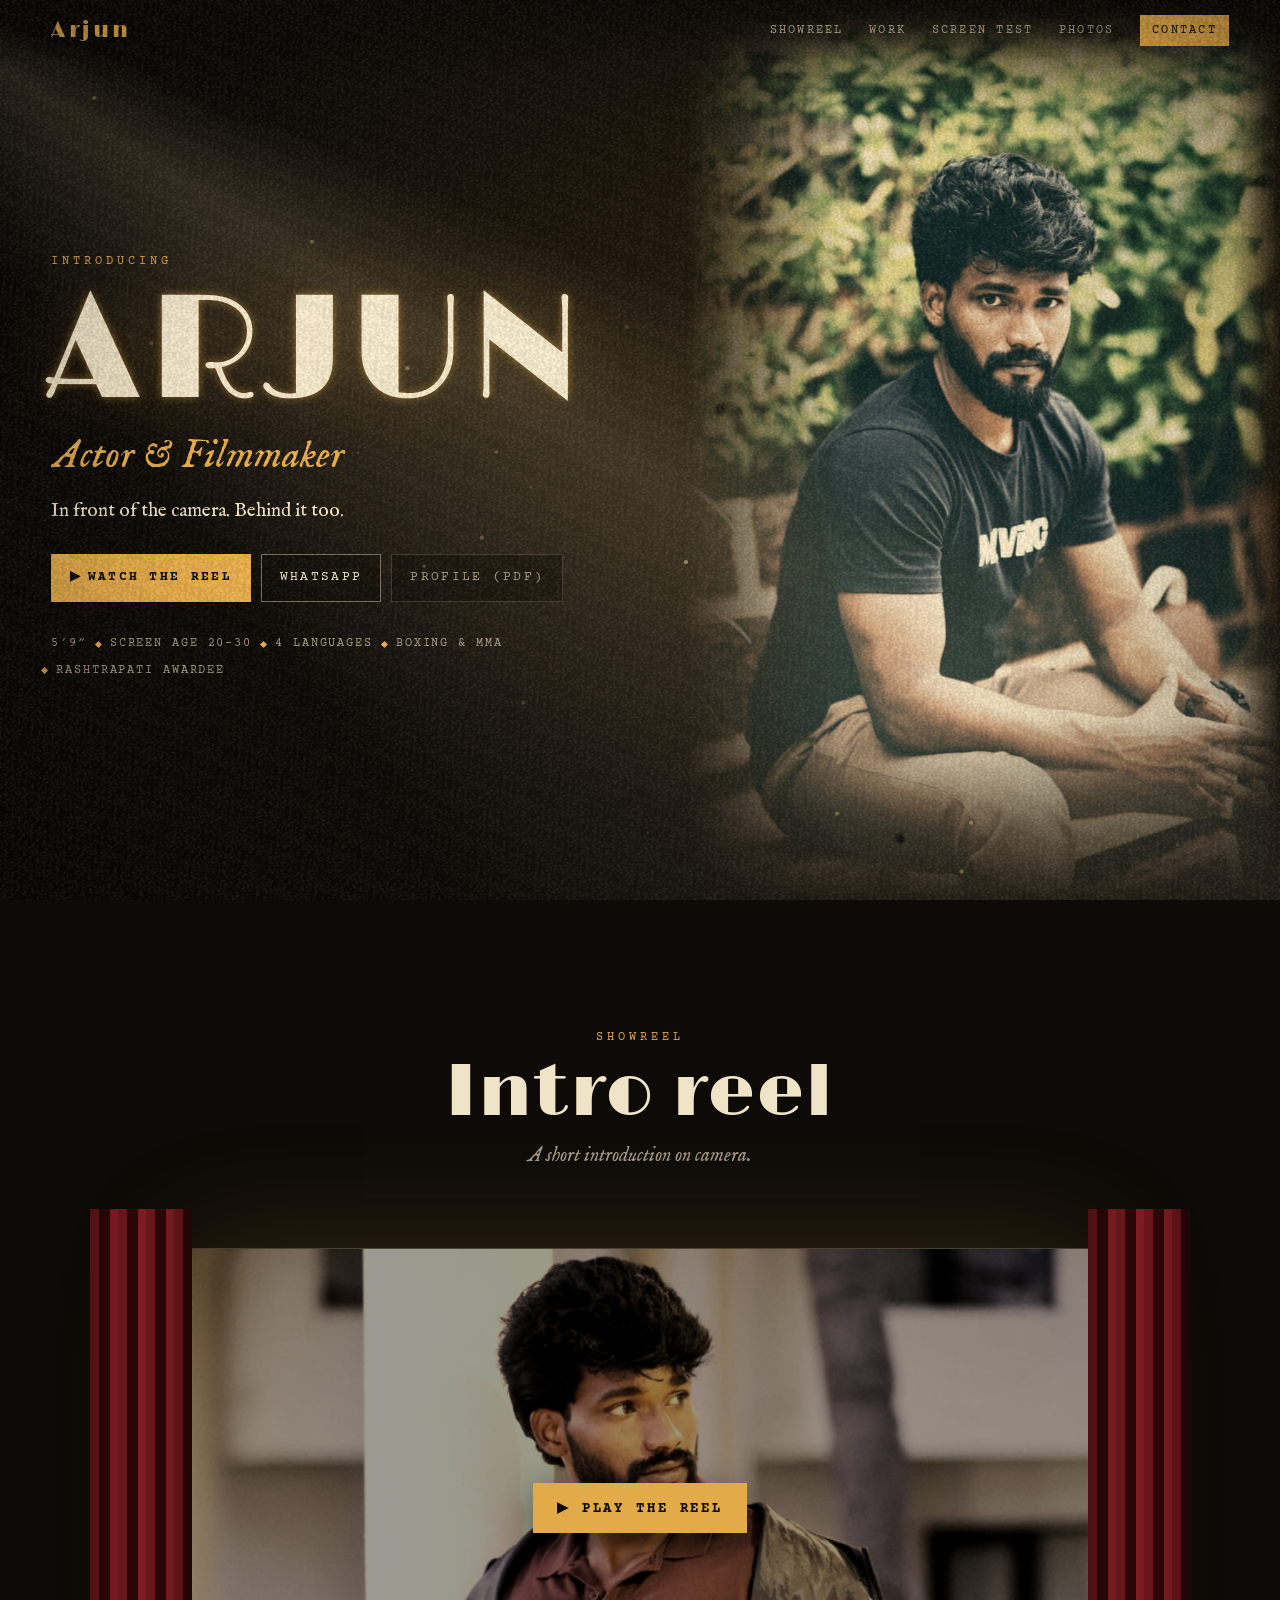
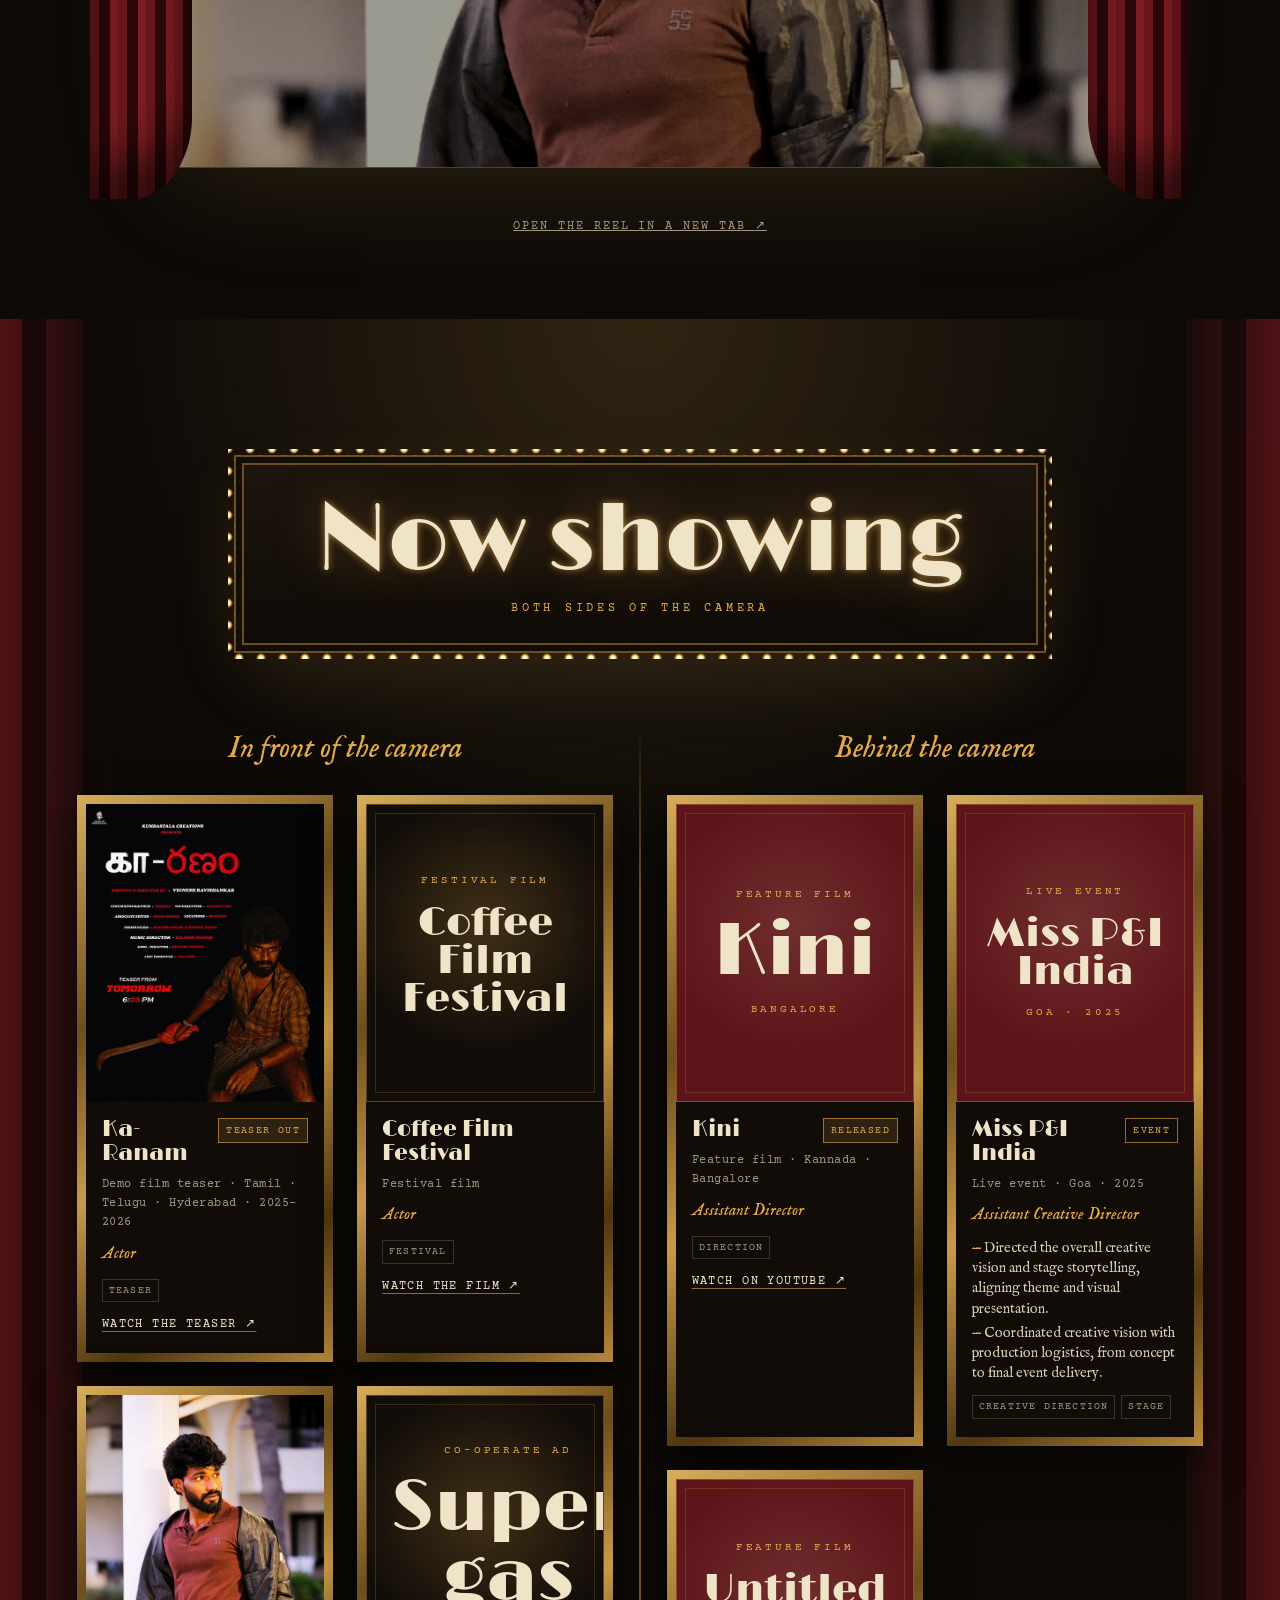
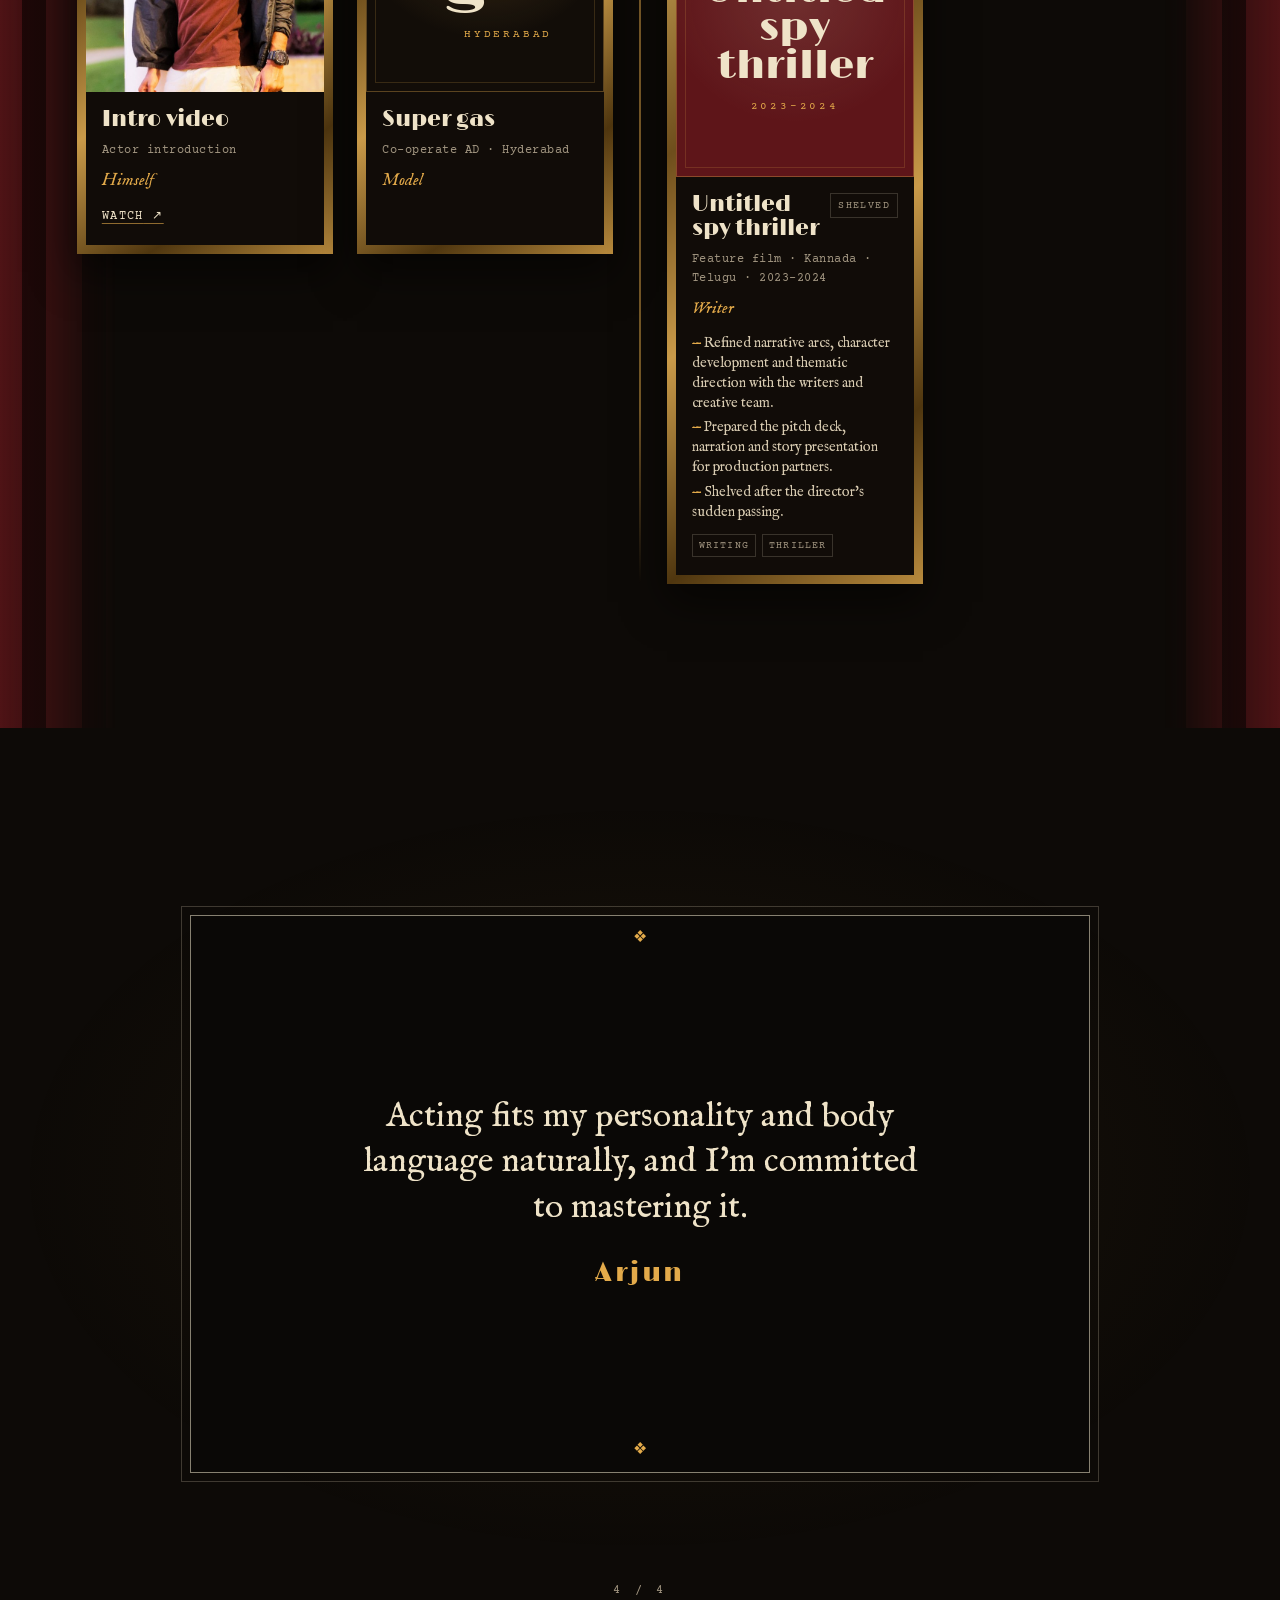
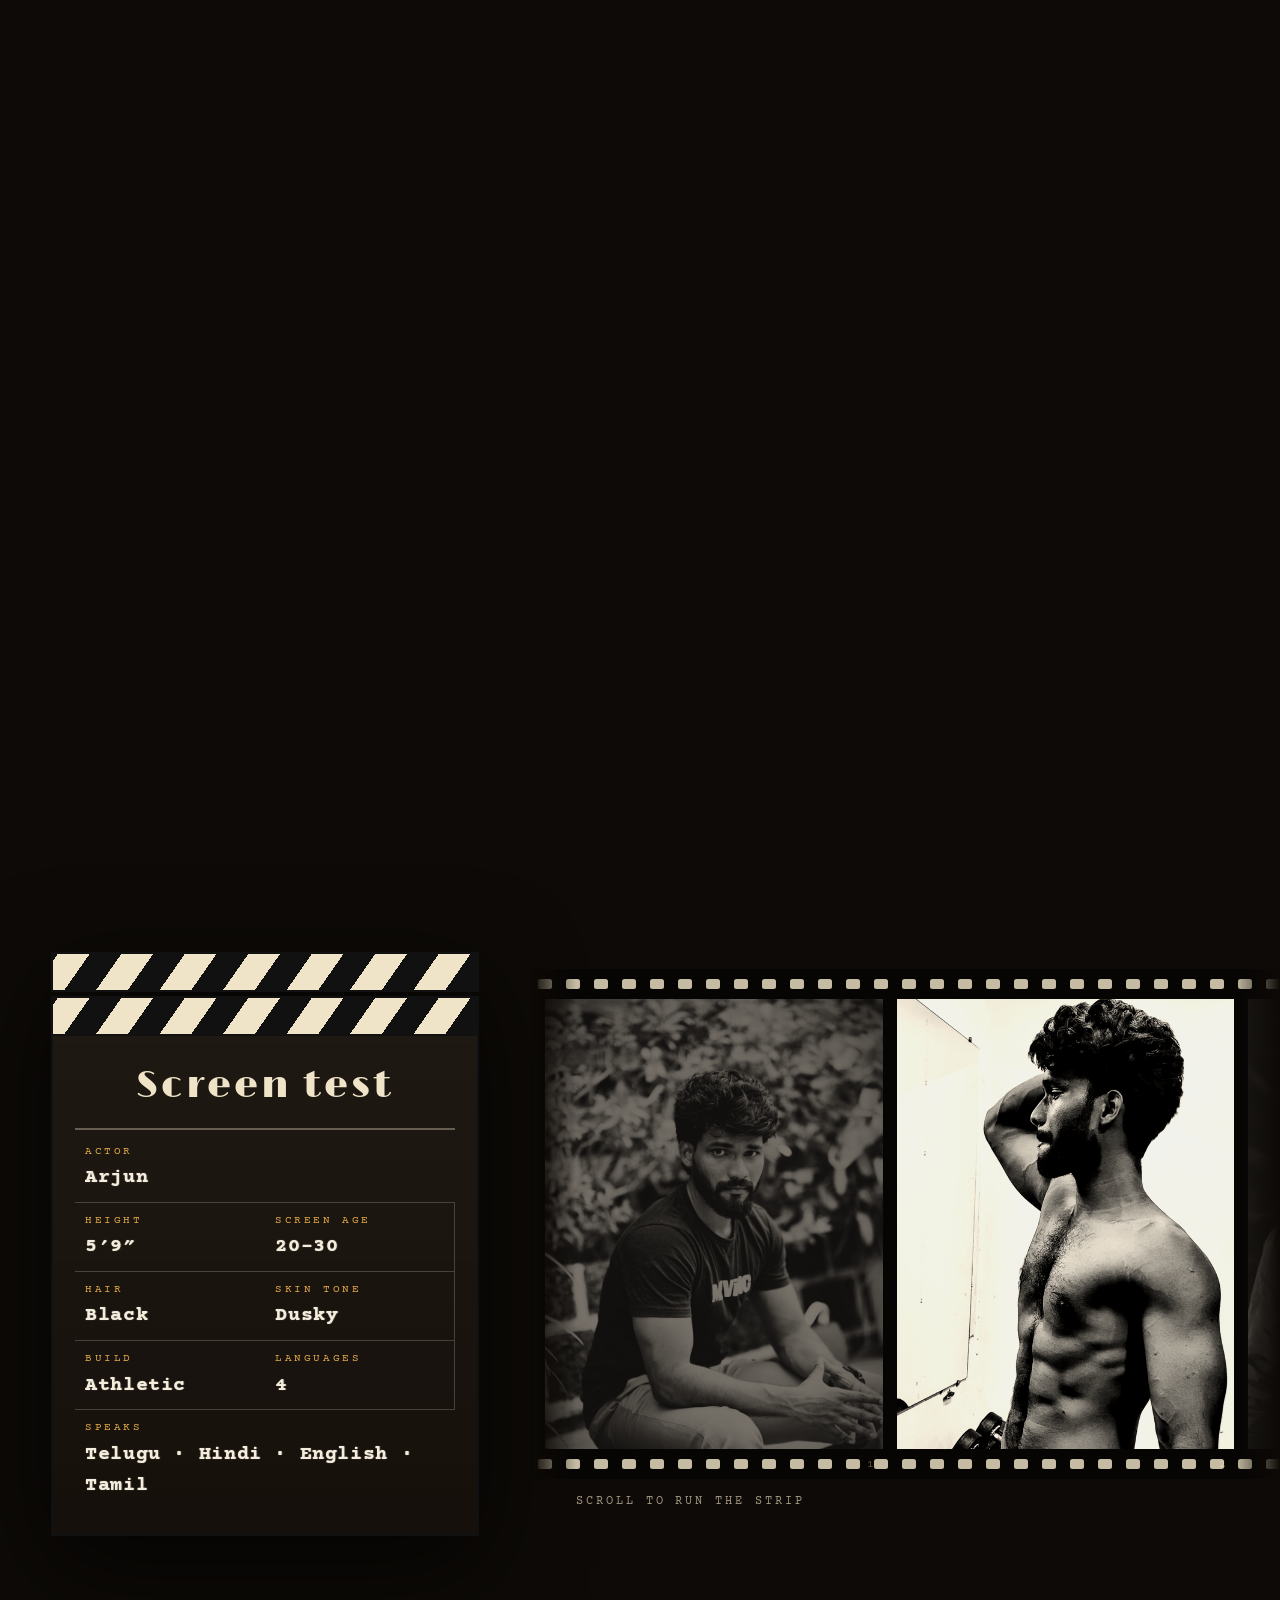
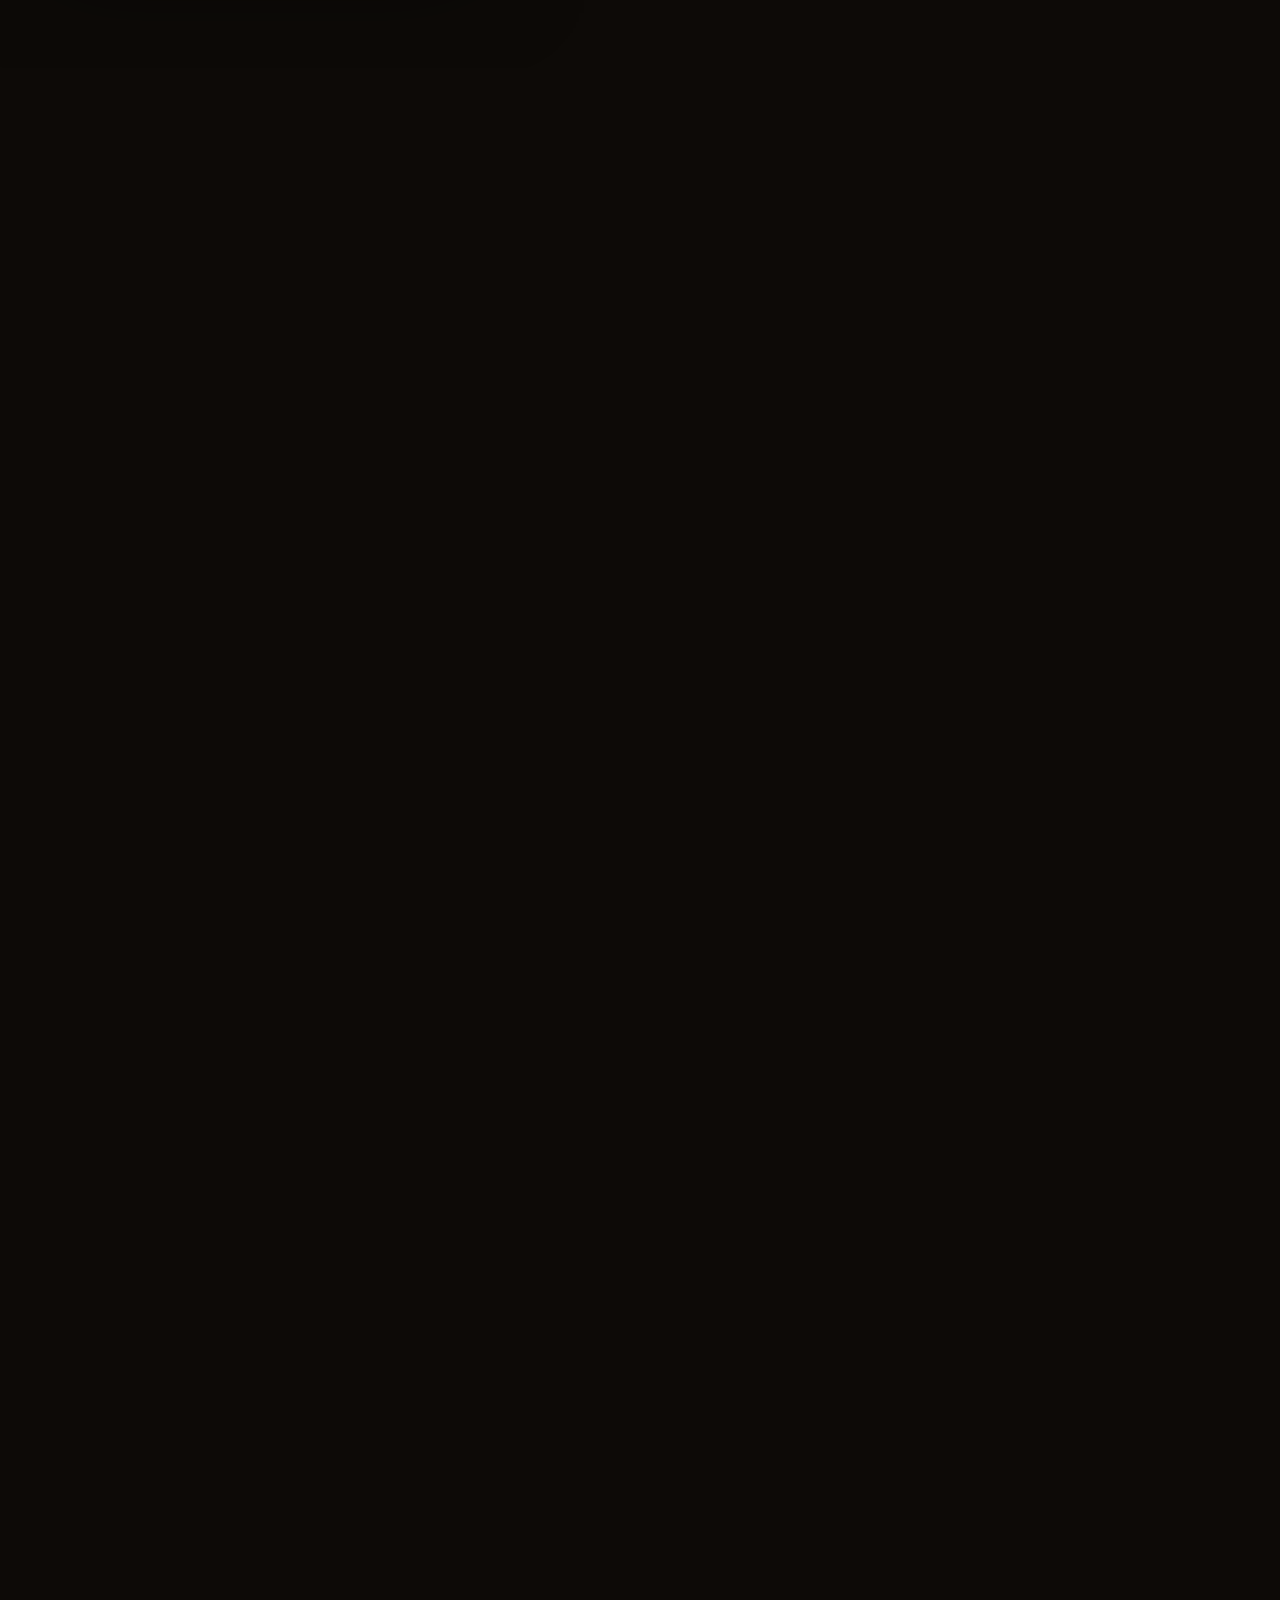
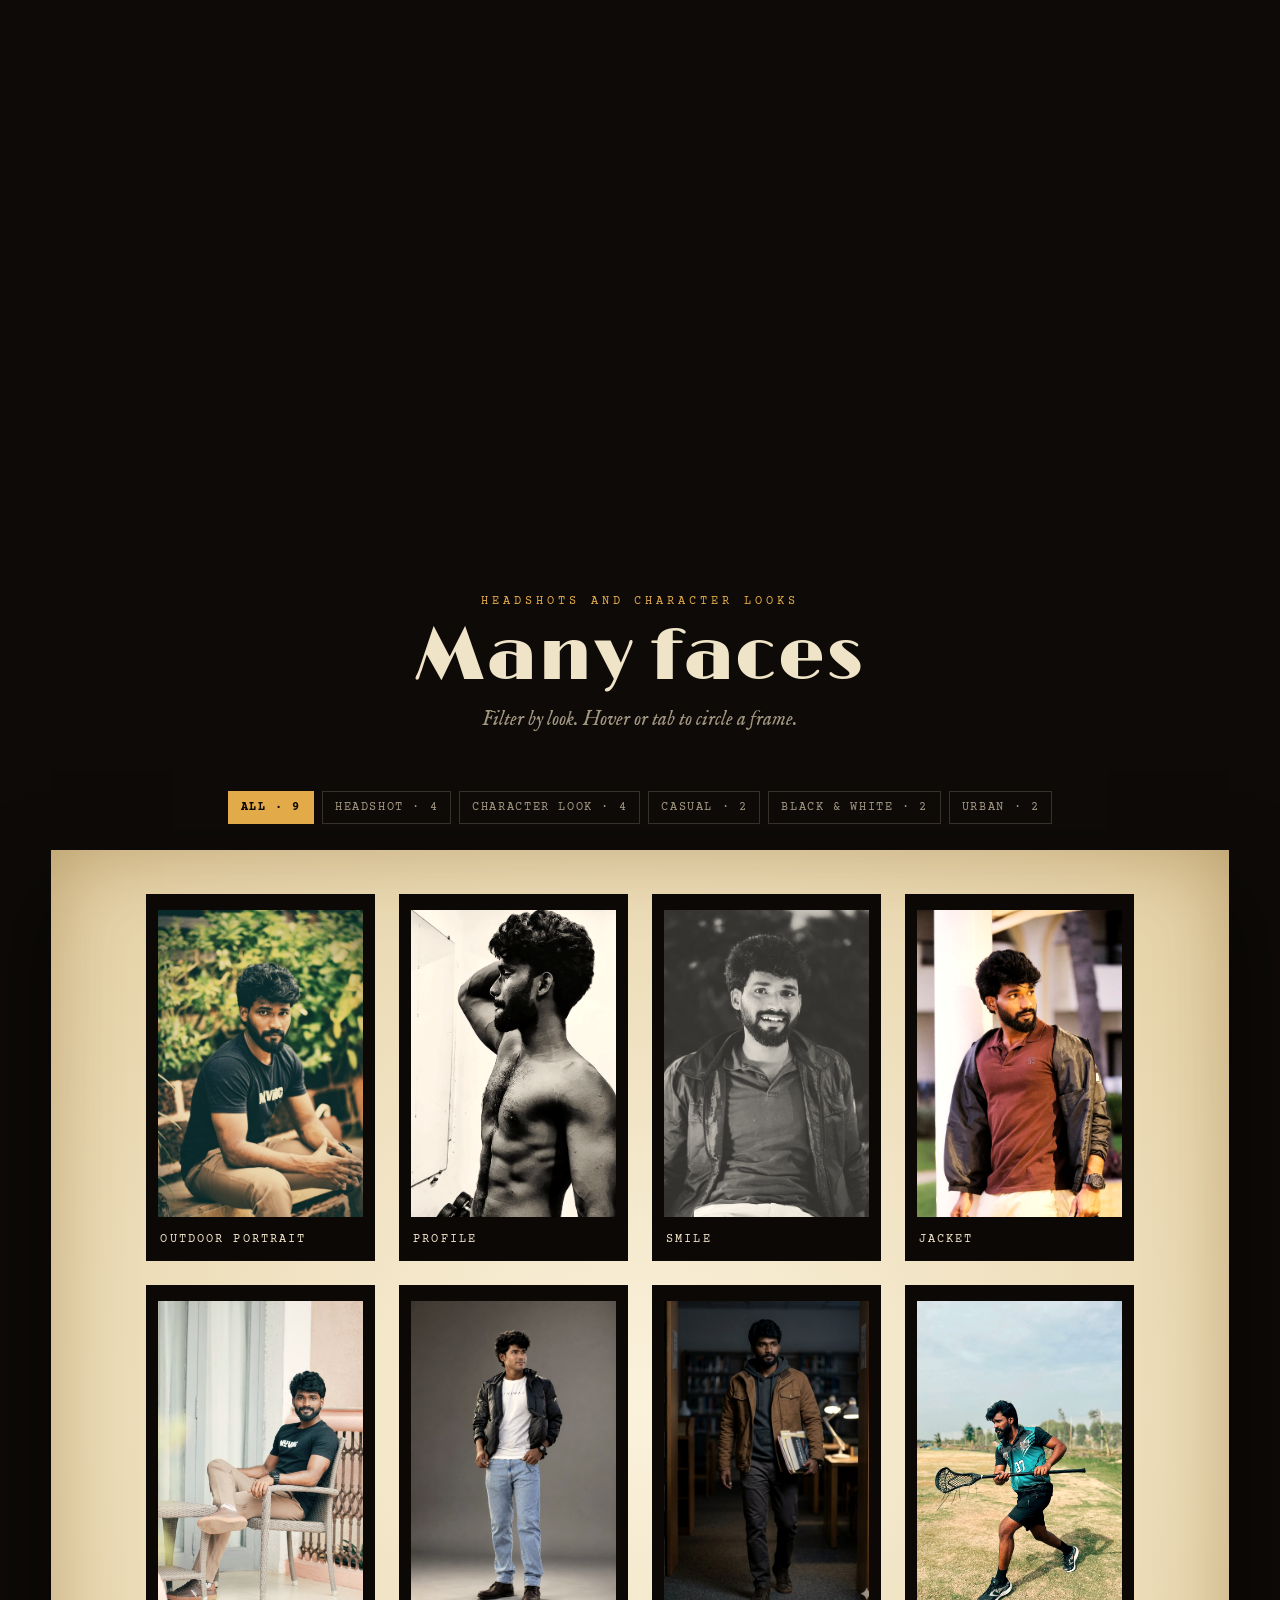
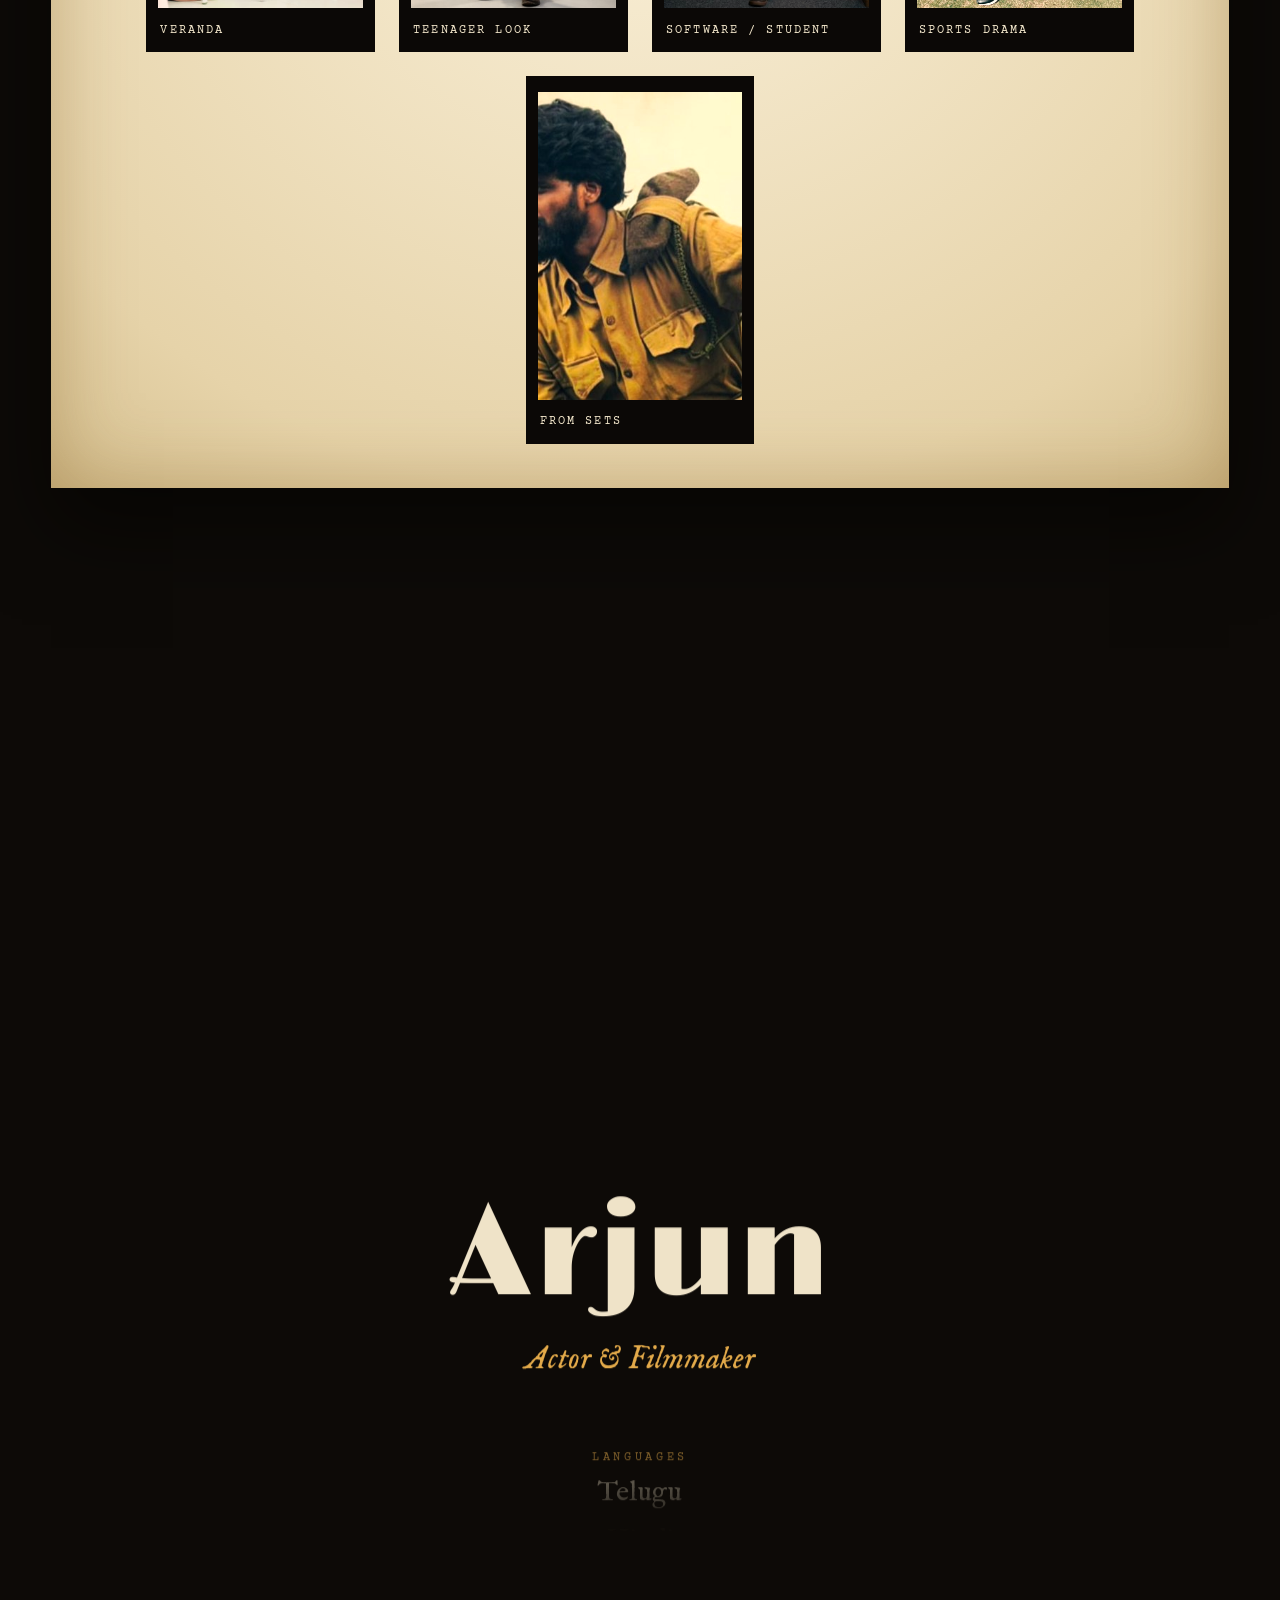
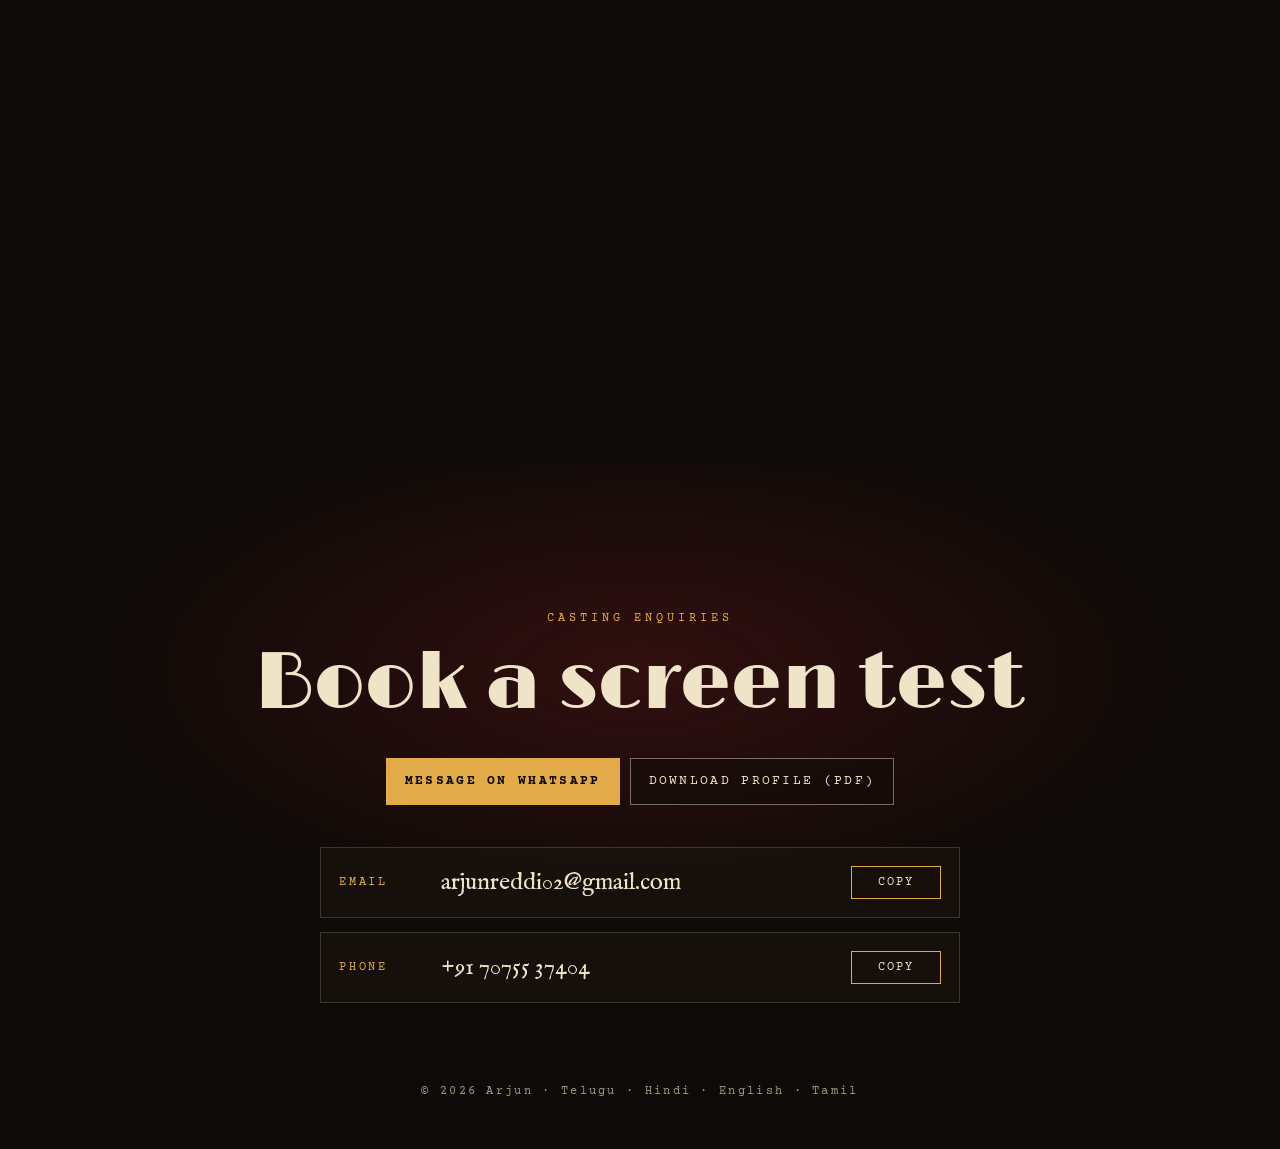
<file: index.html>
<!DOCTYPE html>
<html lang="en">
<head>
<meta charset="utf-8">
<meta name="viewport" content="width=device-width, initial-scale=1">
<title>Arjun, Actor &amp; Filmmaker</title>
<meta name="description" content="Arjun, actor and filmmaker. Showreel, work in front of and behind the camera, headshots, character looks and casting contact.">
<meta name="theme-color" content="#0d0a07">
<meta property="og:title" content="Arjun, Actor &amp; Filmmaker">
<meta property="og:description" content="In front of the camera. Behind it too. Showreel, work, headshots and casting contact.">
<meta property="og:image" content="media/cover.jpg">
<script>document.documentElement.classList.add('js','is-opening')</script>
<link rel="preload" href="public/fonts/limelight-400.woff2" as="font" type="font/woff2" crossorigin>
<link rel="preload" href="public/fonts/imfell-400i.woff2" as="font" type="font/woff2" crossorigin>
<link rel="preload" href="content/site.json" as="fetch" crossorigin>
<link rel="stylesheet" href="src/styles/base.css">
<link rel="stylesheet" href="src/styles/scenes.css">
</head>
<body>
<!--
  TEMPLATE. Do not edit content here: every word, photo and link on this page
  comes from content/site.json (edit it at app.pagescms.org). Sections with
  nothing in them stay hidden until you add something.
-->

<a class="skip" href="#work">Skip to the work</a>
<canvas class="film" id="film" aria-hidden="true"></canvas>

<header class="bar" id="bar">
  <a class="bar__mark" href="#top" data-bind="name">Arjun</a>
  <nav class="bar__nav" aria-label="Sections">
    <a href="#reel" data-needs="reel">Showreel</a>
    <a href="#work">Work</a>
    <a href="#screen-test">Screen test</a>
    <a href="#photos">Photos</a>
    <a href="#contact" class="bar__cta">Contact</a>
  </nav>
</header>

<main>

<!-- Opening: who, what, and how to reach him, inside two seconds ========= -->
<section class="opening" id="top" aria-labelledby="name">
  <div class="opening__beam" aria-hidden="true"></div>
  <figure class="opening__still weave"><img id="hero-img" alt="" fetchpriority="high"></figure>
  <div class="opening__card">
    <p class="eyebrow opening__eyebrow">Introducing</p>
    <h1 class="opening__name" id="name">Arjun</h1>
    <p class="opening__role" id="hero-roles"></p>
    <p class="opening__tag" id="hero-tag"></p>
    <div class="opening__ctas" id="hero-ctas"></div>
    <ul class="proof" id="proof" role="list" aria-label="At a glance"></ul>
  </div>
  <canvas class="leader" id="leader" aria-hidden="true"></canvas>
  <button class="opening__skip" id="skip" type="button">Skip countdown</button>
</section>

<!-- Showreel ================================================================ -->
<section class="reel" id="reel" aria-labelledby="reel-title" hidden>
  <header class="section-head">
    <p class="eyebrow">Showreel</p>
    <h2 class="section-head__title" id="reel-title"></h2>
    <p class="section-head__lede" id="reel-note"></p>
  </header>
  <div class="screen">
    <span class="screen__curtain screen__curtain--l" aria-hidden="true"></span>
    <span class="screen__curtain screen__curtain--r" aria-hidden="true"></span>
    <div class="screen__frame" id="reel-frame">
      <button class="screen__play" id="reel-play" type="button">
        <img id="reel-poster" alt="">
        <span class="screen__btn"><span aria-hidden="true">▶</span> Play the reel</span>
      </button>
    </div>
  </div>
  <p class="reel__out"><a id="reel-link" target="_blank" rel="noopener">Open the reel in a new tab <span aria-hidden="true">↗</span></a></p>
</section>

<!-- Both sides of the camera ================================================ -->
<section class="work" id="work" aria-labelledby="work-title">
  <div class="marquee">
    <span class="marquee__bulbs" aria-hidden="true"></span>
    <h2 class="marquee__title" id="work-title">Now showing</h2>
    <p class="marquee__sub">Both sides of the camera</p>
  </div>
  <div class="sides__switch" role="tablist" aria-label="Choose a side">
    <button role="tab" id="tab-front" aria-controls="side-front" aria-selected="true" data-side="front">In front <span data-count="front"></span></button>
    <button role="tab" id="tab-behind" aria-controls="side-behind" aria-selected="false" data-side="behind">Behind <span data-count="behind"></span></button>
  </div>
  <div class="sides" id="sides" data-show="front">
    <div class="side side--front" id="side-front" role="tabpanel" aria-labelledby="tab-front">
      <h3 class="side__title">In front of the camera</h3>
      <ul class="side__wall" role="list" id="wall-front"></ul>
    </div>
    <div class="sides__gate" aria-hidden="true"></div>
    <div class="side side--behind" id="side-behind" role="tabpanel" aria-labelledby="tab-behind">
      <h3 class="side__title">Behind the camera</h3>
      <ul class="side__wall" role="list" id="wall-behind"></ul>
    </div>
  </div>
</section>

<!-- Coming soon: only appears when a project is marked Upcoming =========== -->
<section class="coming" id="coming" aria-labelledby="coming-title" hidden>
  <header class="section-head">
    <p class="eyebrow">Coming soon</p>
    <h2 class="section-head__title" id="coming-title">Next on the bill</h2>
  </header>
  <ul class="coming__list" role="list" id="coming-list"></ul>
</section>

<!-- In his words: title cards =============================================== -->
<section class="story pin" id="story" aria-labelledby="story-title">
  <div class="pin__stage">
    <h2 class="sr-only" id="story-title">In his words</h2>
    <div class="story__cards" id="story-cards"></div>
    <p class="story__count" aria-hidden="true"><span id="story-n">1</span> / <span id="story-total">1</span></p>
  </div>
</section>

<!-- Screen test ============================================================= -->
<section class="test pin" id="screen-test" aria-labelledby="test-title">
  <div class="pin__stage test__stage">
    <div class="test__slate">
      <div class="slate">
        <div class="slate__sticks" aria-hidden="true">
          <span class="slate__stick slate__stick--top"></span>
          <span class="slate__stick slate__stick--base"></span>
        </div>
        <div class="slate__board">
          <h2 class="slate__title" id="test-title">Screen test</h2>
          <dl class="slate__grid" id="slate"></dl>
        </div>
      </div>
    </div>
    <div class="test__reel">
      <div class="strip" id="strip"><div class="strip__track" id="strip-track"></div></div>
      <p class="test__hint" aria-hidden="true">Scroll to run the strip</p>
    </div>
  </div>
</section>

<!-- Photos and looks ======================================================== -->
<section class="faces" id="photos" aria-labelledby="photos-title">
  <header class="section-head">
    <p class="eyebrow">Headshots and character looks</p>
    <h2 class="section-head__title" id="photos-title">Many faces</h2>
    <p class="section-head__lede">Filter by look. Hover or tab to circle a frame.</p>
  </header>
  <div class="filters" id="filters" role="group" aria-label="Filter photos"></div>
  <div class="sheet" id="sheet"></div>
</section>

<!-- Press: only appears when there is something to show =================== -->
<section class="press" id="press" aria-labelledby="press-title" hidden>
  <header class="section-head">
    <p class="eyebrow">Kind words</p>
    <h2 class="section-head__title" id="press-title">From the reviews</h2>
  </header>
  <div class="press__list" id="press-list"></div>
</section>

<!-- End credits ============================================================= -->
<section class="credits pin" id="credits" aria-labelledby="credits-title">
  <div class="pin__stage credits__stage">
    <div class="credits__roll" id="roll">
      <h2 class="credits__name" id="credits-title"></h2>
      <p class="credits__role" id="credits-role"></p>
      <dl class="credits__list" id="credits-list"></dl>
      <p class="credits__end">The End</p>
    </div>
  </div>
</section>

<section class="contact" id="contact" aria-labelledby="contact-title">
  <p class="eyebrow">Casting enquiries</p>
  <h2 class="contact__title" id="contact-title">Book a screen test</h2>
  <div class="contact__ctas" id="contact-ctas"></div>
  <div class="contact__rows" id="contact-rows"></div>
  <p class="contact__links" id="contact-links"></p>
  <p class="contact__foot" id="foot"></p>
</section>

</main>

<!-- phone: contact is always one tap away -->
<nav class="dock" id="dock" aria-label="Quick contact"></nav>

<noscript><p class="noscript">Please turn on JavaScript to see this portfolio.</p></noscript>
<script type="module" src="src/main.js"></script>
</body>
</html>
</file>
<file: src/styles/base.css>
/* ==========================================================================
   ARJUN — An Evening at the Picture Palace
   Layout idea: one night at a single-screen cinema. Each section is a reel,
   projected warm onto a dark house; film texture lives on one fixed layer.
   Single-theme by choice: the house lights are always down.
   ========================================================================== */

@font-face { font-family: 'Limelight'; src: url('../../public/fonts/limelight-400.woff2') format('woff2'); font-weight: 400; font-display: block; }
@font-face { font-family: 'IM Fell English'; src: url('../../public/fonts/imfell-400.woff2') format('woff2'); font-weight: 400; font-style: normal; font-display: swap; }
@font-face { font-family: 'IM Fell English'; src: url('../../public/fonts/imfell-400i.woff2') format('woff2'); font-weight: 400; font-style: italic; font-display: block; }
@font-face { font-family: 'Courier Prime'; src: url('../../public/fonts/courier-400.woff2') format('woff2'); font-weight: 400; font-display: swap; }
@font-face { font-family: 'Courier Prime'; src: url('../../public/fonts/courier-700.woff2') format('woff2'); font-weight: 700; font-display: swap; }

:root {
  --house:  #0d0a07;   /* the dark auditorium */
  --soot:   #19130d;   /* panels, slate board */
  --paper:  #efe3c8;   /* projected light on the screen, title cards */
  --amber:  #e3aa4a;   /* the projector lamp, marquee bulbs */
  --velvet: #5e1519;   /* curtain oxblood, used sparingly */
  --ash:    #a39782;   /* quiet text */
  --line:   rgba(239, 227, 200, .18);

  --marquee: 'Limelight', 'Didot', 'Bodoni 72', Georgia, serif;
  --print:   'IM Fell English', 'Iowan Old Style', Georgia, serif;
  --type:    'Courier Prime', 'Courier New', ui-monospace, monospace;

  --gutter: clamp(16px, 4vw, 56px);
  --ease-out: cubic-bezier(.16, 1, .3, 1);
  --ease-snap: cubic-bezier(.7, 0, .2, 1);
  color-scheme: dark;
}

*, *::before, *::after { box-sizing: border-box; }

html {
  background: var(--house);
  /* clip, never hidden: overflow-x:hidden turns body into a scroll container
     and silently breaks every position:sticky pin below */
  overflow-x: clip;
  scroll-behavior: smooth;
}
body {
  margin: 0;
  background: var(--house);
  color: var(--paper);
  font-family: var(--print);
  font-size: clamp(17px, 1.05vw + 10px, 20px);
  line-height: 1.55;
  overflow-x: clip;
  -webkit-font-smoothing: antialiased;
}
img { max-width: 100%; display: block; }
a { color: inherit; }
h1, h2, h3 { text-wrap: balance; margin: 0; font-weight: 400; }
p { margin: 0; }

:focus-visible { outline: 2px solid var(--amber); outline-offset: 4px; }

.sr-only {
  position: absolute; width: 1px; height: 1px; padding: 0; margin: -1px;
  overflow: hidden; clip: rect(0 0 0 0); white-space: nowrap; border: 0;
}
.skip {
  position: fixed; left: 12px; top: -60px; z-index: 100;
  background: var(--paper); color: var(--house); padding: 10px 14px;
  font-family: var(--type); text-decoration: none;
}
.skip:focus { top: 12px; }

/* --- film layer ------------------------------------------------------------ */
.film {
  position: fixed; inset: 0; width: 100%; height: 100%;
  pointer-events: none; z-index: 60;
}
.film.is-flat { box-shadow: inset 0 0 18vmax rgba(0, 0, 0, .55); }

/* --- shared type ----------------------------------------------------------- */
.eyebrow {
  font-family: var(--type);
  font-size: .78rem;
  letter-spacing: .32em;
  text-transform: uppercase;
  color: var(--amber);
}
.rule {
  display: block; height: 1px; width: min(320px, 60%);
  background: linear-gradient(90deg, transparent, var(--amber) 18% 82%, transparent);
  position: relative;
}
.rule::before, .rule::after {
  content: ''; position: absolute; top: -3px; width: 7px; height: 7px;
  background: var(--amber); transform: rotate(45deg);
}
.rule::before { left: calc(18% - 10px); }
.rule::after  { right: calc(18% - 10px); }

.section-head {
  display: grid; gap: .6rem;
  max-width: 62ch;
  margin: 0 auto clamp(2rem, 5vw, 3.5rem);
  text-align: center;
  justify-items: center;
}
.section-head__title {
  font-family: var(--marquee);
  font-size: clamp(2.4rem, 6vw, 4.6rem);
  line-height: 1;
  color: var(--paper);
  letter-spacing: .02em;
}
.section-head__lede { color: var(--ash); font-style: italic; }

/* --- top bar --------------------------------------------------------------- */
.bar {
  position: fixed; top: 0; left: 0; right: 0; z-index: 40;
  display: flex; align-items: center; justify-content: space-between; gap: 1rem;
  padding: 14px var(--gutter);
  background: linear-gradient(var(--house), rgba(13, 10, 7, 0));
  transition: opacity .8s var(--ease-out), transform .8s var(--ease-out);
}
.bar__mark {
  font-family: var(--marquee); font-size: 1.35rem; letter-spacing: .12em;
  text-decoration: none; color: var(--amber);
}
.bar__nav { display: flex; gap: clamp(.8rem, 2vw, 1.8rem); align-items: center; }
.bar__nav a {
  font-family: var(--type); font-size: .78rem; letter-spacing: .18em; text-transform: uppercase;
  text-decoration: none; color: var(--ash);
  padding: 6px 0; border-bottom: 1px solid transparent;
  transition: color .3s, border-color .3s;
}
.bar__nav a:hover, .bar__nav a.is-here { color: var(--paper); border-color: var(--amber); }
.bar__nav .bar__cta { color: var(--house); background: var(--amber); padding: 6px 12px; border: 0; }
.bar__nav .bar__cta:hover { color: var(--house); background: var(--paper); }
@media (max-width: 900px) {
  .bar__nav a:not(.bar__cta) { display: none; }
}
/* during the opening the bar waits for the title card */
.js.is-opening .bar { opacity: 0; transform: translateY(-12px); pointer-events: none; }

/* --- pinned scenes --------------------------------------------------------- */
/* a pinned section is taller than the screen; its stage sticks while the
   extra height scrolls past, and that progress drives the scene */
.js .pin { height: var(--pin-h, 300svh); position: relative; }
.js .pin__stage {
  position: sticky; top: 0;
  height: 100svh; overflow: hidden;
}

/* --- gate weave: the projected image never sits perfectly still ------------ */
.weave { will-change: transform; }

@media (prefers-reduced-motion: reduce) {
  html { scroll-behavior: auto; }
  *, *::before, *::after { animation-duration: .001s !important; animation-delay: 0s !important; animation-iteration-count: 1 !important; transition-duration: .001s !important; }
}
</file>
<file: src/styles/scenes.css>
/* ==========================================================================
   Reels. Every section reads complete at rest; motion only plays the
   approach to that resting frame (classes added by src/main.js).
   ========================================================================== */

/* === Reel 1 · opening ===================================================== */
.opening {
  position: relative;
  min-height: 100svh;
  display: grid;
  grid-template-columns: minmax(0, 1.15fr) minmax(0, 1fr);
  align-items: center;
  overflow: hidden;
  isolation: isolate;
  background:
    radial-gradient(120% 90% at 78% 40%, rgba(227, 170, 74, .14), transparent 60%),
    var(--house);
}
.opening__beam {
  position: absolute; inset: -10% -5% 0 -20%;
  z-index: 1; pointer-events: none;
  background:
    conic-gradient(from 104deg at 0% 0%, transparent 0deg, rgba(239, 214, 160, .0) 8deg,
      rgba(239, 214, 160, .16) 18deg, rgba(239, 214, 160, .07) 30deg, transparent 40deg);
  mix-blend-mode: screen;
  transition: opacity 1.4s var(--ease-out);
}
.opening__still {
  grid-column: 2; grid-row: 1;
  margin: 0; height: 100svh; min-height: 560px;
  position: relative; z-index: 0;
}
.opening__still img {
  width: 100%; height: 100%; object-fit: cover; object-position: 50% 30%;
  filter: sepia(.32) saturate(.82) contrast(1.06) brightness(.95);
  -webkit-mask-image: linear-gradient(90deg, transparent 0, #000 26%, #000 92%, transparent),
                      linear-gradient(transparent 0, #000 12%, #000 80%, transparent);
  -webkit-mask-composite: source-in;
          mask-image: linear-gradient(90deg, transparent 0, #000 26%, #000 92%, transparent),
                      linear-gradient(transparent 0, #000 12%, #000 80%, transparent);
          mask-composite: intersect;
}
.opening__card {
  grid-column: 1; grid-row: 1;
  position: relative; z-index: 2;
  padding: 96px var(--gutter) 64px;
  display: grid; gap: 1.1rem; justify-items: start;
}
.opening__name {
  font-family: var(--marquee);
  font-size: clamp(3.2rem, calc(58vw / var(--len, 5)), 12rem);
  line-height: .86;
  white-space: nowrap;
  letter-spacing: .04em;
  color: var(--paper);
  text-shadow: 0 0 .06em rgba(227, 170, 74, .55), 0 0 .5em rgba(227, 170, 74, .22);
  margin-left: -.04em;
}
.opening__name span { display: inline-block; }
.opening__role {
  font-style: italic;
  font-size: clamp(1.5rem, 3.2vw, 2.6rem);
  color: var(--amber);
  line-height: 1.1;
}
.opening__tag { font-size: clamp(1.05rem, 1.5vw, 1.3rem); color: var(--paper); max-width: 34ch; }
.opening__ctas { display: flex; flex-wrap: wrap; gap: 10px; margin-top: .6rem; }
.btn {
  display: inline-flex; align-items: center; gap: .4em;
  font-family: var(--type); font-size: .8rem; letter-spacing: .18em; text-transform: uppercase;
  text-decoration: none; color: var(--paper);
  border: 1px solid rgba(239, 227, 200, .45); padding: 13px 18px;
  background: rgba(13, 10, 7, .4);
  transition: border-color .3s, background .3s, color .3s;
}
.btn:hover { border-color: var(--amber); background: rgba(227, 170, 74, .12); }
.btn--lamp { background: var(--amber); color: var(--house); border-color: var(--amber); font-weight: 700; }
.btn--lamp:hover { background: var(--paper); color: var(--house); border-color: var(--paper); }
.btn--quiet { border-color: var(--line); color: var(--ash); }
.proof {
  list-style: none; margin: 1rem 0 0; padding: 0;
  display: flex; flex-wrap: wrap; gap: 8px 18px;
  font-family: var(--type); font-size: .74rem; letter-spacing: .16em; text-transform: uppercase; color: var(--ash);
}
.proof li { display: flex; align-items: center; gap: 18px; }
.proof li + li::before { content: ''; width: 5px; height: 5px; background: var(--amber); transform: rotate(45deg); margin-left: -9px; margin-right: -9px; }

.leader {
  position: absolute; inset: 0; width: 100%; height: 100%;
  z-index: 5; pointer-events: none;
}
.opening__skip {
  position: absolute; right: var(--gutter); bottom: 24px; z-index: 6;
  font-family: var(--type); font-size: .74rem; letter-spacing: .2em; text-transform: uppercase;
  background: rgba(13, 10, 7, .6); color: var(--paper);
  border: 1px solid var(--line); padding: 10px 14px; cursor: pointer;
  transition: opacity .4s;
}
.opening__skip:hover { border-color: var(--amber); }
.opening:not(.is-leader) .opening__skip { opacity: 0; pointer-events: none; }
/* the leader canvas is empty (transparent) until the countdown draws on it,
   and afterwards the same canvas carries the dust in the beam */

/* sequence (JS only): leader -> lamp -> develop -> title -> settled */
.js .opening.is-leader .opening__beam,
.js .opening.is-leader .opening__card > * { opacity: 0; }
.js .opening.is-lamp .opening__beam { opacity: 1; }
.js .opening.is-develop .opening__still img { animation: develop 2.2s var(--ease-out) both; }
@keyframes develop {
  0%   { filter: sepia(1) brightness(3.2) blur(14px) contrast(.6); opacity: 0; transform: scale(1.04); }
  35%  { opacity: 1; }
  100% { filter: sepia(.32) saturate(.82) contrast(1.06) brightness(.95); opacity: 1; transform: scale(1); }
}
.js .opening.is-title .opening__name span { animation: bulbOn 1.2s linear both; animation-delay: calc(var(--o, 0) * .14s); }
@keyframes bulbOn {
  0% { opacity: 0; text-shadow: none; }
  12% { opacity: .9; } 16% { opacity: .15; } 26% { opacity: 1; } 31% { opacity: .35; }
  44%, 100% { opacity: 1; }
}
.js .opening.is-title .opening__eyebrow { animation: rise .9s var(--ease-out) both; }
.js .opening.is-title .opening__role { animation: wipe 1.1s var(--ease-out) .55s both; }
.js .opening.is-title .opening__tag { animation: rise .9s var(--ease-out) .7s both; }
.js .opening.is-title .opening__ctas { animation: rise .9s var(--ease-out) .85s both; }
.js .opening.is-title .proof { animation: rise .9s var(--ease-out) 1.05s both; }
@keyframes rise { from { opacity: 0; transform: translateY(14px); } to { opacity: 1; transform: none; } }
@keyframes wipe { from { clip-path: inset(0 100% 0 0); } to { clip-path: inset(0 0 0 0); } }
@keyframes draw { from { transform: scaleX(0); } to { transform: scaleX(1); } }

@media (max-width: 820px), (max-aspect-ratio: 4/5) {
  .opening { grid-template-columns: 1fr; align-items: end; }
  .opening__still {
    grid-column: 1; position: absolute; inset: 0 0 auto 0;
    height: 74svh; min-height: 0;
  }
  .opening__still img {
    -webkit-mask-image: linear-gradient(#000 55%, transparent);
            mask-image: linear-gradient(#000 55%, transparent);
    object-position: 50% 22%;
  }
  .opening__card { grid-column: 1; padding-top: 46svh; padding-bottom: 36px; gap: .7rem; }
  .opening__name { font-size: clamp(3rem, calc(92vw / var(--len, 5)), 8rem); }
  .opening__ctas .btn { padding: 12px 14px; }
  .opening__beam { inset: -10% -40% 30% -30%; }
}

/* === Reel 2 · title cards ================================================= */
.story { --pin-h: 400svh; }
.story .pin__stage {
  display: grid; place-items: center;
  padding: 80px var(--gutter) 48px;
  background: radial-gradient(70% 60% at 50% 50%, rgba(227, 170, 74, .07), transparent 70%);
}
.story__cards { display: grid; gap: 2rem; width: min(900px, 100%); }
.js .story__cards { position: relative; height: min(62svh, 560px); }
.title-card {
  margin: 0;
  display: grid; place-content: center; gap: 1.4rem;
  padding: clamp(28px, 6vw, 80px);
  background: #0a0806;
  border: 1px solid rgba(239, 227, 200, .55);
  outline: 1px solid rgba(239, 227, 200, .22);
  outline-offset: 8px;
  text-align: center;
  position: relative;
}
.title-card::before, .title-card::after {
  content: '❖'; position: absolute; color: var(--amber); font-size: 1rem; line-height: 1;
  top: 14px; left: 50%; transform: translateX(-50%);
}
.title-card::after { top: auto; bottom: 14px; }
.title-card__text {
  font-size: clamp(1.35rem, 2.7vw, 2.35rem);
  line-height: 1.32;
  max-width: 34ch;
  color: var(--paper);
}
.title-card__text--salute { font-style: italic; font-size: clamp(2rem, 4.6vw, 3.6rem); color: var(--amber); }
.title-card__sign { font-family: var(--marquee); font-size: 1.6rem; color: var(--amber); letter-spacing: .1em; }
.js .title-card { position: absolute; inset: 0; opacity: 0; transition: opacity .35s linear; }
.js .title-card.is-on { opacity: 1; animation: cardOn 1s linear both; }
@keyframes cardOn {
  0% { opacity: 0; transform: scale(1.015); }
  14% { opacity: .85; } 20% { opacity: .3; } 34% { opacity: 1; }
  100% { opacity: 1; transform: scale(1); }
}
.story__count {
  font-family: var(--type); font-size: .78rem; letter-spacing: .3em; color: var(--ash);
  margin-top: 1.4rem;
}
.story__count { display: none; }
.js .story__count { display: block; position: absolute; bottom: 28px; left: 50%; transform: translateX(-50%); }

/* === Reel 3 · screen test ================================================= */
.test { --pin-h: 320svh; }
.test__stage {
  display: grid;
  grid-template-columns: minmax(300px, .8fr) minmax(0, 1.4fr);
  align-items: center;
  gap: clamp(24px, 4vw, 64px);
  padding: 84px 0 40px var(--gutter);
}
.slate { width: min(470px, 100%); filter: drop-shadow(0 30px 50px rgba(0, 0, 0, .6)); }
.slate__sticks { position: relative; height: 92px; }
.slate__stick {
  position: absolute; left: 0; right: 0; height: 40px;
  background:
    repeating-linear-gradient(-55deg, #111 0 26px, var(--paper) 26px 52px);
  border: 2px solid #111;
}
.slate__stick--base { bottom: 0; }
.slate__stick--top { bottom: 44px; transform-origin: 3% 100%; }
.slate__board {
  background:
    linear-gradient(rgba(255, 255, 255, .025), rgba(0, 0, 0, .15)),
    var(--soot);
  border: 2px solid #111;
  border-top: 0;
  padding: 20px 22px 24px;
}
.slate__title {
  font-family: var(--marquee); font-size: clamp(1.8rem, 3vw, 2.4rem);
  color: var(--paper); text-align: center; letter-spacing: .08em;
  border-bottom: 2px solid rgba(239, 227, 200, .35);
  padding-bottom: 12px; margin-bottom: 4px;
}
.slate__grid { display: grid; grid-template-columns: 1fr 1fr; margin: 0; }
.slate__cell {
  padding: 10px 10px 8px;
  border-bottom: 1px solid rgba(239, 227, 200, .22);
}
.slate__cell:nth-child(odd):not(.slate__cell--wide) { border-right: 1px solid rgba(239, 227, 200, .22); }
.slate__cell--wide { grid-column: 1 / -1; }
.slate__cell:last-child { border-bottom: 0; }
.slate dt {
  font-family: var(--type); font-size: .66rem; letter-spacing: .24em; text-transform: uppercase;
  color: var(--amber);
}
.slate dd {
  margin: 2px 0 0;
  font-family: var(--type); font-weight: 700; font-size: clamp(1.05rem, 1.6vw, 1.35rem);
  color: #f4ecdc;
  text-shadow: 0 0 1px rgba(244, 236, 220, .6), 1px 0 0 rgba(244, 236, 220, .15);
  letter-spacing: .03em;
}
.js .test.is-seen .slate__stick--top { animation: clap 1.1s var(--ease-snap) both; }
@keyframes clap {
  0%, 55% { transform: rotate(-24deg); }
  70% { transform: rotate(1.5deg); }
  80%, 100% { transform: rotate(0); }
}
.js .test.is-seen .slate dd { animation: chalk .7s steps(12) both; animation-delay: calc(.9s + var(--c, 0) * .09s); }
@keyframes chalk { from { clip-path: inset(0 100% 0 0); } to { clip-path: inset(0 0 0 0); } }

.test__reel { min-width: 0; display: grid; gap: 14px; }
.strip {
  overflow: hidden;
  background: #070504;
  padding: 30px 0;
  position: relative;
  -webkit-mask-image: linear-gradient(90deg, transparent, #000 6%, #000 94%, transparent);
          mask-image: linear-gradient(90deg, transparent, #000 6%, #000 94%, transparent);
}
.strip::before, .strip::after {
  content: ''; position: absolute; left: 0; right: 0; height: 12px;
  background: url("data:image/svg+xml,%3Csvg xmlns='http://www.w3.org/2000/svg' width='28' height='12'%3E%3Crect x='7' y='1' width='14' height='10' rx='2.5' fill='%23e8dcc0' fill-opacity='.85'/%3E%3C/svg%3E") repeat-x;
}
.strip::before { top: 9px; }
.strip::after { bottom: 9px; }
.strip__track { display: flex; gap: 14px; padding: 0 14px; width: max-content; will-change: transform; }
.strip__frame {
  margin: 0; position: relative;
  height: clamp(220px, 50svh, 470px);
  aspect-ratio: 3 / 4;
  background: #000;
  transition: opacity .5s, filter .5s;
}
.strip__frame img {
  width: 100%; height: 100%; object-fit: cover; object-position: 50% 28%;
  filter: grayscale(1) sepia(.28) contrast(1.12) brightness(.95);
}
.strip__frame figcaption {
  position: absolute; right: 6px; bottom: -24px;
  font-family: var(--type); font-size: .66rem; letter-spacing: .2em; color: var(--amber);
}
.js .strip__frame { opacity: .5; }
.js .strip__frame.is-gate { opacity: 1; }
.test__hint {
  font-family: var(--type); font-size: .72rem; letter-spacing: .26em; text-transform: uppercase; color: var(--ash);
  padding-left: 6%;
}

@media (max-width: 860px) {
  .test { --pin-h: 280svh; }
  .test__stage {
    grid-template-columns: 1fr;
    align-content: center;
    gap: 18px;
    padding: 70px 0 20px;
  }
  .test__slate { padding: 0 var(--gutter); }
  .slate { margin: 0 auto; }
  .slate__sticks { height: 64px; }
  .slate__stick { height: 26px; }
  .slate__stick--top { bottom: 30px; }
  .slate__board { padding: 10px 14px 12px; }
  .slate__title { font-size: 1.4rem; padding-bottom: 6px; }
  .slate__cell { padding: 6px 8px 5px; }
  .slate dd { font-size: .95rem; }
  .strip { padding: 24px 0; }
  .strip__frame { height: clamp(150px, 27svh, 240px); }
}
@media (max-width: 860px) and (max-height: 700px) {
  .slate__grid .slate__cell:nth-child(7) { display: none; }
  .strip__frame { height: 22svh; }
}

/* === Reel 4 · now showing ================================================= */
.work {
  position: relative;
  padding: clamp(5rem, 12vw, 9rem) var(--gutter);
  background:
    radial-gradient(60% 40% at 50% 0%, rgba(227, 170, 74, .16), transparent 70%),
    var(--house);
  overflow: hidden;
}
.work::before {
  content: ''; position: absolute; inset: 0; pointer-events: none;
  background: repeating-linear-gradient(90deg, rgba(94, 21, 25, .9) 0 22px, rgba(38, 7, 9, .95) 22px 46px, rgba(94, 21, 25, .9) 46px 60px);
  -webkit-mask-image: linear-gradient(90deg, #000 0, transparent 9%, transparent 91%, #000 100%);
          mask-image: linear-gradient(90deg, #000 0, transparent 9%, transparent 91%, #000 100%);
  opacity: .9;
}
.marquee {
  position: relative;
  width: fit-content; max-width: 100%;
  margin: 0 auto clamp(3rem, 7vw, 5rem);
  padding: 28px clamp(28px, 6vw, 72px) 24px;
  text-align: center;
  background: linear-gradient(#1d150d, #0f0b07);
  border: 2px solid #6e4e1c;
  box-shadow: 0 0 0 6px #120d08, 0 0 0 8px #6e4e1c, 0 30px 80px rgba(227, 170, 74, .12);
}
.marquee__bulbs { position: absolute; inset: -16px; pointer-events: none; }
.marquee__bulbs::before, .marquee__bulbs::after {
  content: ''; position: absolute; inset: 0; padding: 7px;
  background: radial-gradient(circle, #fff6d8 0 2px, var(--amber) 3px, rgba(227, 170, 74, 0) 5px) 0 0 / 22px 22px;
  -webkit-mask: linear-gradient(#000 0 0) content-box, linear-gradient(#000 0 0);
  -webkit-mask-composite: xor;
          mask: linear-gradient(#000 0 0) content-box exclude, linear-gradient(#000 0 0);
  animation: chase 1.1s steps(1) infinite;
}
.marquee__bulbs::after { background-position: 11px 11px; animation-delay: .55s; }
@keyframes chase { 0% { opacity: 1; } 50% { opacity: .25; } }
.marquee__title {
  font-family: var(--marquee);
  font-size: clamp(2.4rem, 8vw, 6rem); line-height: 1;
  color: var(--paper);
  text-shadow: 0 0 .08em rgba(227, 170, 74, .7), 0 0 .6em rgba(227, 170, 74, .3);
}
.marquee__sub { font-family: var(--type); font-size: .78rem; letter-spacing: .3em; text-transform: uppercase; color: var(--amber); margin-top: 10px; }

.poster__frame {
  display: grid; height: 100%;
  grid-template-rows: auto 1fr;
  text-decoration: none;
  padding: 9px;
  background: linear-gradient(145deg, #d8ad5c, #6e4e1c 32%, #c99a49 55%, #4f360f 80%, #b88a3d);
  box-shadow: 0 18px 40px rgba(0, 0, 0, .55);
  transition: transform .5s var(--ease-out), box-shadow .5s var(--ease-out), filter .5s;
}
.poster__frame:hover, .poster__frame:focus-visible {
  transform: translateY(-8px);
  box-shadow: 0 30px 70px rgba(0, 0, 0, .6), 0 0 60px rgba(227, 170, 74, .25);
}
.side__wall:has(.poster__frame:hover) .poster__frame:not(:hover) { filter: brightness(.62) sepia(.2); }
.poster__art {
  aspect-ratio: 4 / 5; overflow: hidden; background: #000; position: relative;
  display: block;
}
.poster__art img { width: 100%; height: 100%; object-fit: cover; transition: transform 1.2s var(--ease-out); }
.poster__frame:hover .poster__art img { transform: scale(1.04); }
.poster__art--photo img { filter: sepia(.35) contrast(1.05); object-position: 50% 20%; }
.poster__stamp {
  position: absolute; left: 0; right: 0; bottom: 14px;
  text-align: center;
  font-family: var(--marquee); font-size: 1.5rem; letter-spacing: .08em;
  color: var(--paper); text-shadow: 0 2px 12px #000;
}
.poster__art--type {
  display: grid; align-content: center; justify-items: center; gap: 14px;
  padding: 24px; text-align: center;
  background:
    radial-gradient(80% 60% at 50% 40%, rgba(227, 170, 74, .22), transparent 70%),
    #120d08;
  border: 1px solid rgba(227, 170, 74, .35);
  outline: 1px solid rgba(227, 170, 74, .18); outline-offset: -10px;
}
.poster__art--velvet { background: radial-gradient(80% 60% at 50% 40%, rgba(239, 227, 200, .12), transparent 70%), var(--velvet); }
.poster__big { font-family: var(--marquee); font-size: clamp(3rem, 6vw, 4.6rem); line-height: .95; color: var(--paper); }
.poster__big--sm { font-size: clamp(1.9rem, 3.2vw, 2.5rem); }
.poster__kicker { font-family: var(--type); font-size: .68rem; letter-spacing: .26em; text-transform: uppercase; color: var(--amber); }
.poster__info {
  display: grid; align-content: start; gap: 4px;
  background: #110c08;
  padding: 16px 16px 18px;
}
.poster__head { display: flex; align-items: start; justify-content: space-between; gap: 10px; margin-bottom: 4px; }
.poster__title { font-family: var(--marquee); font-size: 1.4rem; color: var(--paper); line-height: 1.1; }
.poster__line { font-family: var(--type); font-size: .78rem; color: var(--ash); letter-spacing: .04em; }
.poster__role { font-style: italic; color: var(--amber); font-size: 1.05rem; margin-top: 4px; }
.poster__go {
  margin-top: 10px; font-family: var(--type); font-size: .74rem; letter-spacing: .12em; text-transform: uppercase;
  color: var(--paper); text-decoration: underline; text-decoration-color: rgba(227, 170, 74, .6); text-underline-offset: 4px;
}
.js .work.is-seen .poster, .js .coming.is-seen .poster { animation: lampUp 1.4s var(--ease-out) both; animation-delay: calc(.2s + min(var(--rank, 0) * .14s, .9s)); }
@keyframes lampUp {
  0% { opacity: 0; transform: translateY(36px); filter: brightness(.1) blur(5px); }
  30% { opacity: 1; }
  100% { opacity: 1; transform: none; filter: none; }
}
.js .work.is-seen .marquee__bulbs { animation: bulbsOn .9s linear both; }
@keyframes bulbsOn { 0% { opacity: 0; } 20% { opacity: 1; } 28% { opacity: .2; } 45%, 100% { opacity: 1; } }

/* === Reel 5 · many faces ================================================== */
.faces {
  padding: clamp(5rem, 12vw, 9rem) var(--gutter);
}
.sheet {
  max-width: 1240px; margin: 0 auto;
  display: flex; flex-wrap: wrap; justify-content: center;
  gap: clamp(14px, 2vw, 24px);
  padding: clamp(20px, 3.5vw, 44px);
  background:
    radial-gradient(90% 80% at 50% 45%, #fbf2dc, #e6d3a9 70%, #cdb682);
  box-shadow: inset 0 0 80px rgba(120, 80, 20, .35), 0 40px 80px rgba(0, 0, 0, .5);
}
.sheet__frame {
  margin: 0; position: relative;
  background: #0b0806;
  padding: 16px 12px 44px;
  outline: none;
  transition: opacity .45s, filter .45s, transform .45s var(--ease-out);
  cursor: default;
}
.sheet__img { display: block; height: clamp(220px, 24vw, 340px); aspect-ratio: 2 / 3; overflow: hidden; }
.sheet__frame--wide .sheet__img { aspect-ratio: 16 / 9; }
.sheet__img img { width: 100%; height: 100%; object-fit: cover; object-position: 50% 25%; filter: sepia(.18) contrast(1.04); }
.sheet__frame figcaption {
  position: absolute; left: 14px; bottom: 12px;
  font-family: var(--type); font-size: .74rem; letter-spacing: .18em; text-transform: uppercase;
  color: var(--paper);
}
.sheet__ring {
  position: absolute; inset: -4% -9% 2% -7%;
  pointer-events: none;
  border: solid #9e1f1a;
  border-width: 2px 3px 2.5px 1.5px;
  border-radius: 48% 52% 50% 46% / 50% 46% 54% 50%;
  transform: rotate(-4deg);
  --sweep: 0deg;
  -webkit-mask: conic-gradient(from -20deg, #000 var(--sweep), transparent 0);
          mask: conic-gradient(from -20deg, #000 var(--sweep), transparent 0);
  transition: --sweep .8s var(--ease-out);
  opacity: .9;
}
@property --sweep { syntax: '<angle>'; inherits: false; initial-value: 0deg; }
.sheet__frame:hover .sheet__ring,
.sheet__frame:focus-visible .sheet__ring { --sweep: 380deg; }
.sheet__frame:hover, .sheet__frame:focus-visible { transform: translateY(-4px) rotate(-.4deg); }
.sheet:has(.sheet__frame:hover, .sheet__frame:focus-visible) .sheet__frame:not(:hover):not(:focus-visible) {
  opacity: .5; filter: grayscale(1);
}
@media (max-width: 640px) {
  .sheet { padding: 14px; gap: 12px; }
  .sheet__frame { padding: 10px 8px 36px; width: calc(50% - 6px); }
  .sheet__img { height: auto; width: 100%; }
  .sheet__frame--wide { width: 100%; }
}
.sheet__frame[hidden] { display: none; }
.js .faces.is-seen .sheet__frame { animation: rise 1s var(--ease-out) both; animation-delay: calc(var(--f, 0) * .08s); }

/* === Reel 6 · behind the camera =========================================== */
.behind { padding: clamp(5rem, 12vw, 9rem) var(--gutter); }
.script {
  max-width: 68ch; margin: 0 auto;
  background:
    linear-gradient(90deg, rgba(120, 80, 30, .08), transparent 8%, transparent 92%, rgba(120, 80, 30, .08)),
    var(--paper);
  color: #1d150c;
  font-family: var(--type);
  font-size: clamp(.92rem, .4vw + .8rem, 1.05rem);
  line-height: 1.6;
  padding: clamp(28px, 6vw, 72px) clamp(22px, 7vw, 84px);
  box-shadow: 0 40px 80px rgba(0, 0, 0, .55);
  transform: rotate(-.35deg);
  display: grid; gap: 2.2rem;
}
.script__slug { font-family: var(--type); font-weight: 700; font-size: 1em; text-transform: uppercase; letter-spacing: .02em; }
.script__who { margin: .5rem 0 .4rem 12%; }
.script__who em { font-style: normal; text-decoration: underline; }
.script ul { margin: 0 0 0 12%; padding: 0; list-style: none; display: grid; gap: .45rem; }
.script li::before { content: '— '; }
@keyframes type { from { clip-path: inset(0 100% 0 0); } to { clip-path: inset(0 0 0 0); } }

/* === Reel 7 · end credits ================================================= */
.credits { --pin-h: 420svh; }
.credits__stage {
  -webkit-mask-image: linear-gradient(transparent, #000 16%, #000 84%, transparent);
          mask-image: linear-gradient(transparent, #000 16%, #000 84%, transparent);
}
.credits__roll {
  text-align: center;
  padding: 4rem var(--gutter);
  display: grid; justify-items: center; gap: 1rem;
}
.js .credits__roll { position: absolute; left: 0; right: 0; top: 0; will-change: transform; }
.credits__name { font-family: var(--marquee); font-size: clamp(3.4rem, 10vw, 8rem); line-height: 1; color: var(--paper); }
.credits__role { font-style: italic; color: var(--amber); font-size: clamp(1.3rem, 2.6vw, 2rem); }
.credits__list { margin: 3rem 0 0; display: grid; gap: 2.6rem; }
.credits__list > div { display: grid; gap: .3rem; }
.credits__list dt { font-family: var(--type); font-size: .72rem; letter-spacing: .32em; text-transform: uppercase; color: var(--amber); }
.credits__list dd { margin: 0; font-size: clamp(1.25rem, 2.2vw, 1.75rem); color: var(--paper); }
.credits__list dd span { display: block; font-family: var(--type); font-size: .78rem; letter-spacing: .14em; color: var(--ash); }
.credits__end {
  font-style: italic; font-size: clamp(3rem, 9vw, 7rem); color: var(--paper);
  margin-top: 40svh;
  text-shadow: 0 0 .3em rgba(227, 170, 74, .25);
}
.js .credits__end { margin-top: 38svh; }

/* === Contact ============================================================== */
.contact {
  padding: clamp(5rem, 12vw, 9rem) var(--gutter) 3rem;
  display: grid; justify-items: center; gap: 1rem; text-align: center;
  background: radial-gradient(60% 50% at 50% 30%, rgba(94, 21, 25, .45), transparent 75%), var(--house);
}
.contact__title { font-family: var(--marquee); font-size: clamp(2.4rem, 7vw, 5rem); line-height: 1.02; color: var(--paper); }
.contact__rows { display: grid; gap: 14px; margin-top: 1.6rem; width: min(640px, 100%); }
.contact__row {
  display: grid; grid-template-columns: 5.5rem 1fr auto; align-items: center; gap: 14px;
  padding: 16px 18px;
  border: 1px solid var(--line);
  background: rgba(25, 19, 13, .7);
  text-align: left;
}
.contact__label { font-family: var(--type); font-size: .72rem; letter-spacing: .24em; text-transform: uppercase; color: var(--amber); }
.contact__value { font-size: clamp(1.1rem, 2.4vw, 1.5rem); text-decoration: none; overflow-wrap: anywhere; }
.contact__value:hover { color: var(--amber); }
.contact__copy {
  font-family: var(--type); font-size: .72rem; letter-spacing: .18em; text-transform: uppercase;
  background: none; color: var(--paper); border: 1px solid var(--amber); padding: 9px 14px; cursor: pointer;
  min-width: 5.6rem;
}
.contact__copy:hover { background: var(--amber); color: var(--house); }
.contact__foot { margin-top: 4rem; font-family: var(--type); font-size: .72rem; letter-spacing: .2em; color: var(--ash); }
@media (max-width: 520px) {
  .contact__row { grid-template-columns: 1fr auto; }
  .contact__label { grid-column: 1 / -1; }
}

/* === Showreel ============================================================= */
.reel { padding: clamp(5rem, 11vw, 8rem) var(--gutter) clamp(3rem, 7vw, 5rem); }
.screen {
  position: relative; max-width: 1100px; margin: 0 auto;
  padding: clamp(10px, 2vw, 22px) clamp(28px, 7vw, 90px);
}
.screen__curtain {
  position: absolute; top: -18px; bottom: -10px; width: clamp(34px, 8vw, 110px);
  background: repeating-linear-gradient(90deg, #6a171b 0 9px, #2c0709 9px 20px, #7b1d22 20px 28px);
  box-shadow: inset 0 -40px 40px rgba(0, 0, 0, .55);
  z-index: 2;
}
.screen__curtain--l { left: 0; border-radius: 0 0 60% 0 / 0 0 14% 0; }
.screen__curtain--r { right: 0; border-radius: 0 0 0 60% / 0 0 0 14%; }
.screen__frame {
  position: relative; aspect-ratio: 16 / 9; background: #000;
  box-shadow: 0 0 0 1px rgba(239, 227, 200, .2), 0 0 120px rgba(227, 170, 74, .18);
}
.screen__frame iframe { position: absolute; inset: 0; width: 100%; height: 100%; border: 0; }
.screen__play {
  position: absolute; inset: 0; border: 0; padding: 0; cursor: pointer; background: #000;
  display: grid; place-items: center;
}
.screen__play img {
  position: absolute; inset: 0; width: 100%; height: 100%; object-fit: cover; object-position: 50% 25%;
  filter: sepia(.45) brightness(.6) contrast(1.05);
  transition: filter .6s var(--ease-out), transform 1.2s var(--ease-out);
}
.screen__play:hover img, .screen__play:focus-visible img { filter: sepia(.3) brightness(.8); transform: scale(1.02); }
.screen__btn {
  position: relative;
  font-family: var(--type); font-weight: 700; font-size: .9rem; letter-spacing: .2em; text-transform: uppercase;
  background: var(--amber); color: var(--house); padding: 16px 24px;
  box-shadow: 0 10px 40px rgba(0, 0, 0, .5);
}
.reel__out { text-align: center; margin-top: 1.2rem; }
.reel__out a { font-family: var(--type); font-size: .76rem; letter-spacing: .16em; text-transform: uppercase; color: var(--ash); }

/* === Both sides of the camera ============================================= */
.sides__switch { display: none; }
.sides {
  position: relative; max-width: 1320px; margin: 0 auto;
  display: flex; gap: 0; align-items: stretch;
}
.side { flex: 1 1 0; min-width: 0; padding: 0 clamp(12px, 2vw, 28px); transition: flex-grow .7s var(--ease-out); }
.sides[data-lean="front"] .side--front, .sides[data-lean="behind"] .side--behind { flex-grow: 1.3; }
.side__title {
  font-family: var(--print); font-style: italic; font-size: clamp(1.5rem, 2.4vw, 2rem);
  color: var(--amber); text-align: center; margin-bottom: 1.4rem;
}
.sides__gate {
  flex: 0 0 2px; align-self: stretch;
  background: linear-gradient(transparent, var(--amber) 12% 88%, transparent);
  opacity: .5;
}
.sides.is-one .sides__gate, .sides.is-one .side--behind { display: none; }
.side__wall {
  list-style: none; margin: 0; padding: 0;
  display: grid; grid-template-columns: repeat(auto-fill, minmax(min(100%, 230px), 1fr));
  gap: clamp(14px, 2vw, 24px);
}
@media (max-width: 900px) {
  .sides__switch {
    display: flex; justify-content: center; gap: 0; margin: -1rem auto 1.6rem;
    width: fit-content; border: 1px solid rgba(227, 170, 74, .5);
  }
  .sides__switch button {
    font-family: var(--type); font-size: .78rem; letter-spacing: .16em; text-transform: uppercase;
    background: none; color: var(--paper); border: 0; padding: 12px 18px; cursor: pointer;
  }
  .sides__switch button[aria-selected="true"] { background: var(--amber); color: var(--house); font-weight: 700; }
  .sides__switch span { opacity: .7; }
  .sides__gate, .side__title { display: none; }
  .sides[data-show="front"] .side--behind, .sides[data-show="behind"] .side--front { display: none; }
  .side { padding: 0; }
}
.pill {
  flex: none; font-family: var(--type); font-size: .62rem; letter-spacing: .14em; text-transform: uppercase;
  padding: 4px 7px; border: 1px solid rgba(227, 170, 74, .6); color: var(--amber); white-space: nowrap;
}
.pill--released, .pill--teaser-out { background: rgba(227, 170, 74, .14); }
.pill--upcoming, .pill--in-production, .pill--in-post-production { background: var(--velvet); border-color: #a9363c; color: var(--paper); }
.pill--shelved { border-color: var(--line); color: var(--ash); }
.poster__notes { display: grid; gap: 4px; margin-top: 6px; font-size: .9rem; line-height: 1.4; color: #d9ccb2; }
.poster__notes span::before { content: '— '; color: var(--amber); }
.poster__tags { display: flex; flex-wrap: wrap; gap: 6px; margin-top: 8px; }
.tag {
  font-family: var(--type); font-size: .62rem; letter-spacing: .12em; text-transform: uppercase;
  color: var(--ash); border: 1px solid var(--line); padding: 3px 6px;
}
div.poster__frame { cursor: default; }

/* === Coming soon ========================================================== */
.coming { padding: clamp(4rem, 9vw, 7rem) var(--gutter); }
.coming__list {
  list-style: none; margin: 0 auto; padding: 0; max-width: 1000px;
  display: grid; grid-template-columns: repeat(auto-fill, minmax(min(100%, 240px), 1fr)); gap: 24px;
}

/* === Photo filters ======================================================== */
.filters { display: flex; flex-wrap: wrap; justify-content: center; gap: 8px; max-width: 900px; margin: 0 auto 1.6rem; }
.chip {
  font-family: var(--type); font-size: .72rem; letter-spacing: .14em; text-transform: uppercase;
  background: none; color: var(--ash); border: 1px solid var(--line); padding: 9px 12px; cursor: pointer;
  transition: color .3s, border-color .3s, background .3s;
}
.chip:hover { color: var(--paper); border-color: var(--amber); }
.chip.is-on { background: var(--amber); color: var(--house); border-color: var(--amber); font-weight: 700; }

/* === Press ================================================================ */
.press { padding: clamp(4rem, 9vw, 7rem) var(--gutter); }
.press__list { max-width: 1000px; margin: 0 auto; display: grid; grid-template-columns: repeat(auto-fit, minmax(min(100%, 300px), 1fr)); gap: 24px; }
.quote { margin: 0; padding: 28px; border: 1px solid var(--line); background: rgba(25, 19, 13, .7); }
.quote blockquote { margin: 0 0 1rem; font-style: italic; font-size: 1.25rem; line-height: 1.4; }
.quote figcaption { font-family: var(--type); font-size: .74rem; letter-spacing: .16em; text-transform: uppercase; color: var(--amber); }

/* === Contact extras ======================================================= */
.contact__ctas { display: flex; flex-wrap: wrap; justify-content: center; gap: 10px; margin-top: 1rem; }
.contact__links { display: flex; gap: 22px; justify-content: center; margin-top: 1.4rem; }
.contact__links a { font-family: var(--type); font-size: .78rem; letter-spacing: .18em; text-transform: uppercase; color: var(--paper); }
.contact__links:empty { display: none; }

/* === Phone dock: contact one tap away ===================================== */
.dock { display: none; }
@media (max-width: 760px) {
  .dock {
    display: grid; grid-auto-flow: column; grid-auto-columns: 1fr;
    position: fixed; left: 10px; right: 10px; bottom: 10px; z-index: 45;
    background: rgba(13, 10, 7, .92); border: 1px solid rgba(227, 170, 74, .55);
    -webkit-backdrop-filter: blur(6px); backdrop-filter: blur(6px);
    transform: translateY(140%); transition: transform .5s var(--ease-out);
  }
  .is-docked .dock { transform: none; }
  .dock a {
    text-align: center; padding: 15px 6px; text-decoration: none;
    font-family: var(--type); font-weight: 700; font-size: .78rem; letter-spacing: .16em; text-transform: uppercase; color: var(--paper);
  }
  .dock a:first-child { background: var(--amber); color: var(--house); }
  .dock a + a { border-left: 1px solid rgba(227, 170, 74, .35); }
  .contact { padding-bottom: 5rem; }
}

.noscript { padding: 120px var(--gutter); text-align: center; font-size: 1.2rem; }
</file>
